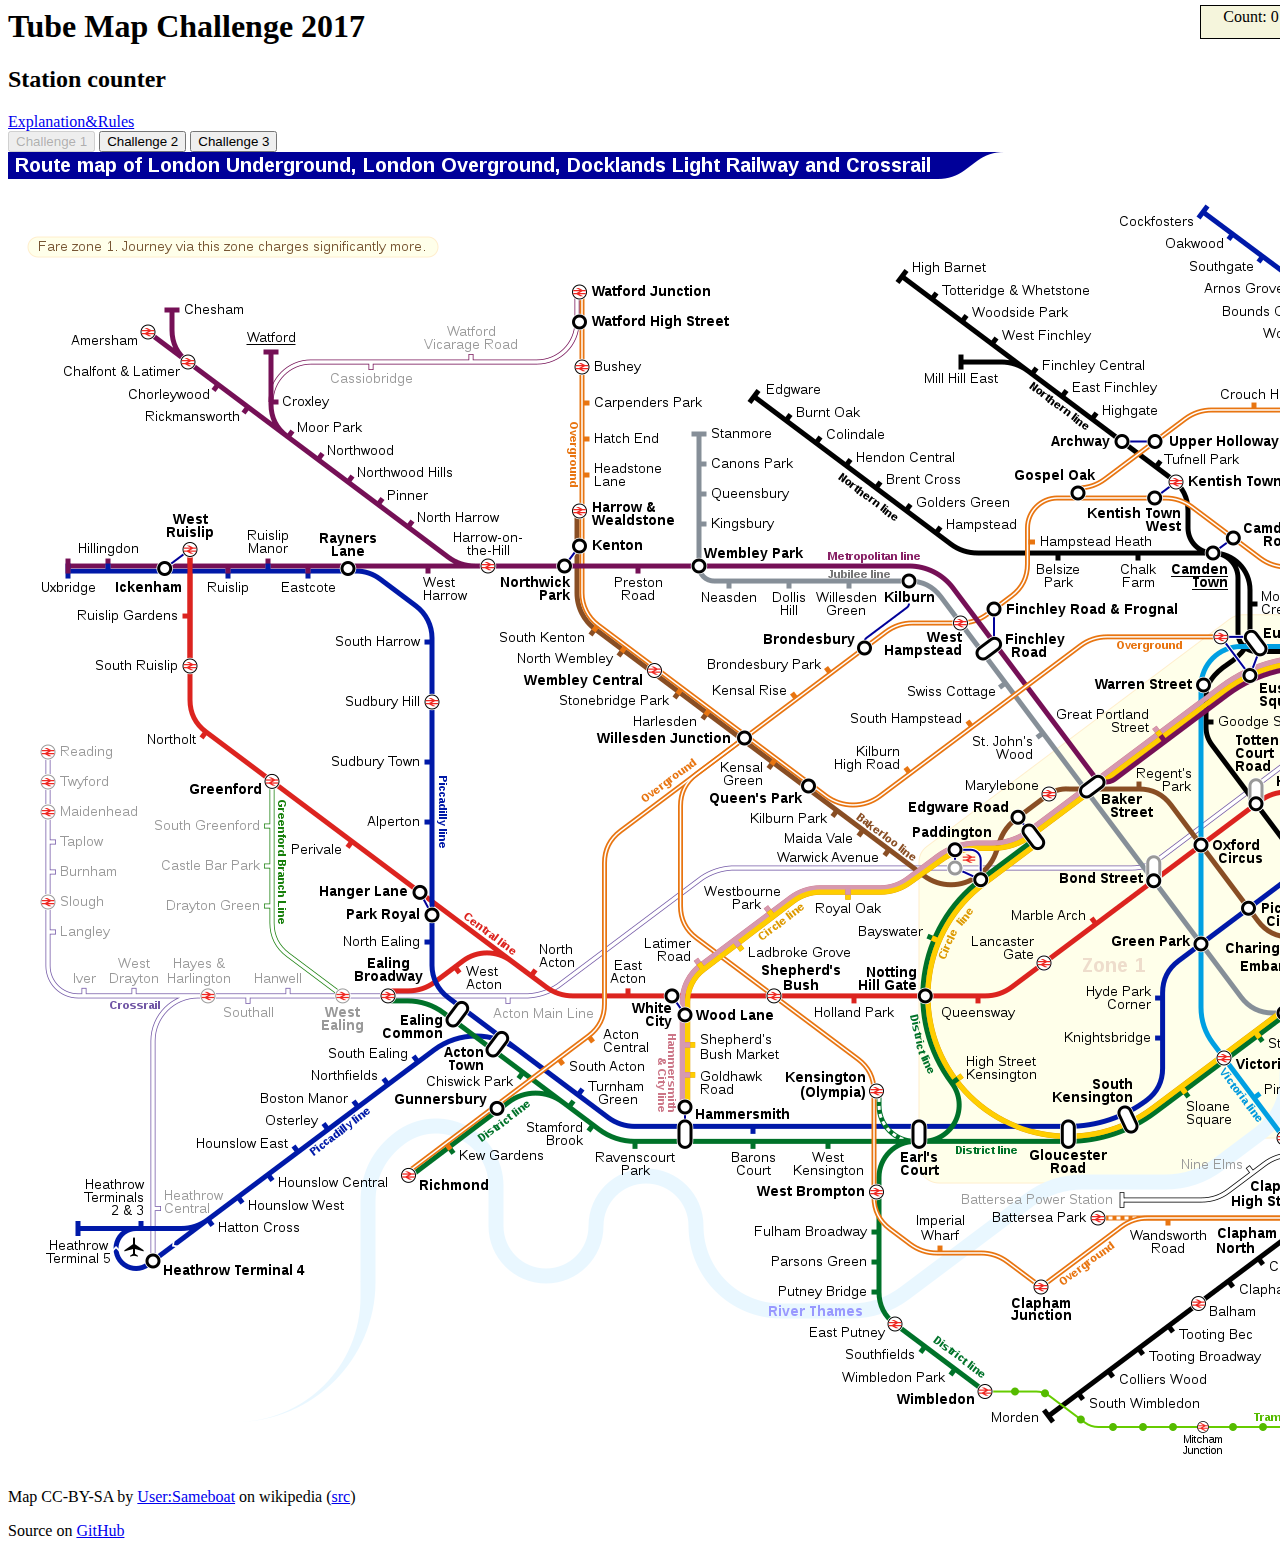
<file: index.html>
<html>
<head>
    <link rel="stylesheet" type="text/css" href="style.css">
    <title>Station counter</title>
</head>
<body>
<h1>Tube Map Challenge 2017</h1>
<h2>Station counter</h2>
<a href="https://www.youtube.com/watch?v=qJc9IDT-kqQ">Explanation&Rules</a><br/>
<button id="btn-challenge-1" onclick="onClickChallenge1()" disabled>Challenge 1</button>
<button id="btn-challenge-2" onclick="onClickChallenge2()">Challenge 2</button>
<button id="btn-challenge-3" onclick="onClickChallenge3()">Challenge 3</button>
<div id="map" class="mapSelect">
    <img id="dot" class="dot" src="img/reddot.png">
    <img id="mapImg" src="img/map.png"/>
    <p>Map CC-BY-SA by <a href="https://commons.wikimedia.org/wiki/User:Sameboat">User:Sameboat</a> on wikipedia (<a href="https://commons.wikimedia.org/wiki/File:London_Underground_Overground_DLR_Crossrail_map.svg">src</a>) </p>
    <p>Source on <a href="https://github.com/jasontrublu/station-counter">GitHub</a> </p>
</div>
<div id="counter">Count: <span id="counterField">0</span></div>
<script src="onClick.js"></script>
<script>
    if (localStorage.dots) {
        localStorage.setItem("dots_challenge1", localStorage.getItem("dots"));
        localStorage.removeItem("dots");
    }
    init("dots_challenge1");
</script>
</body>
</html>
</file>
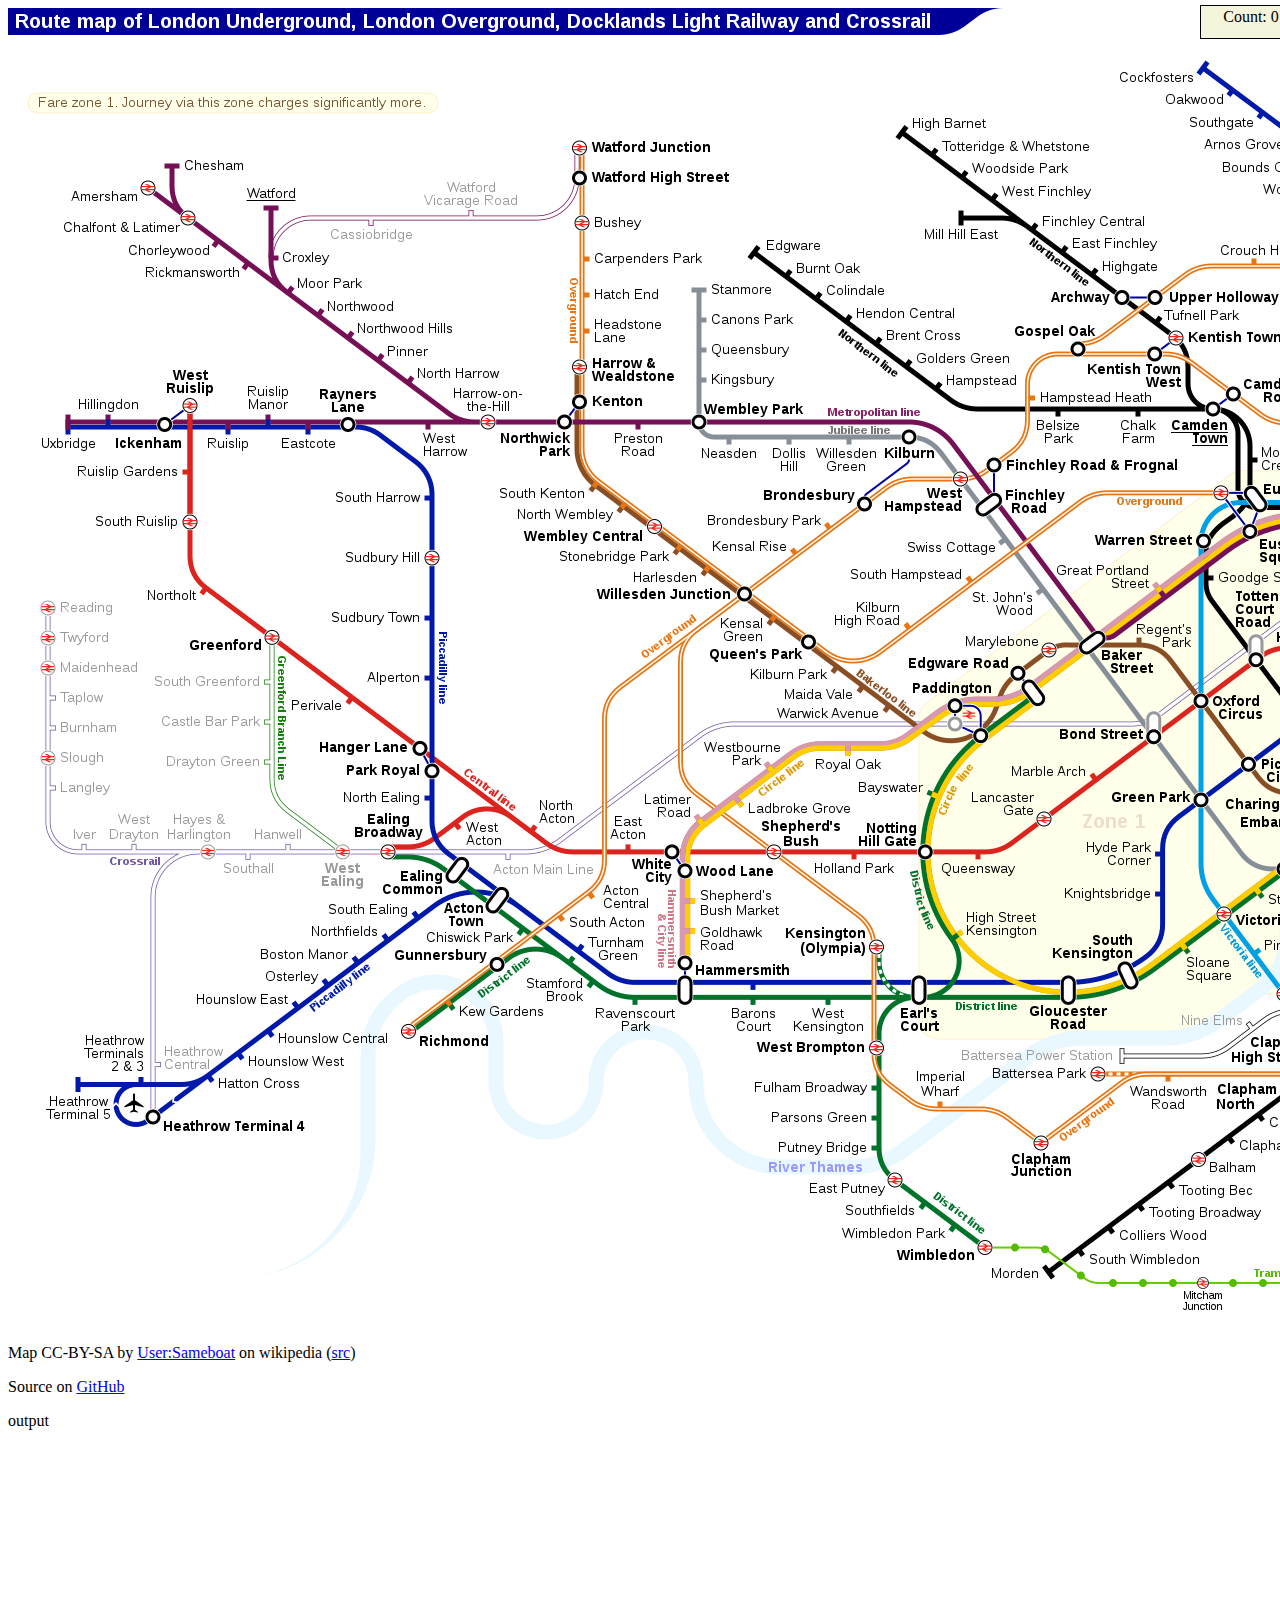
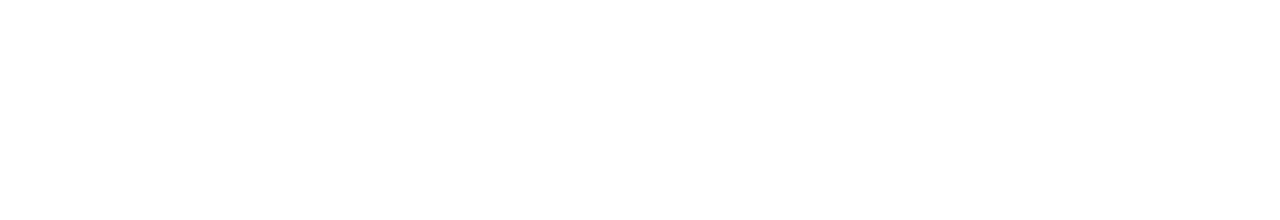
<file: markPoints.html>
<html>
<head>
    <link rel="stylesheet" type="text/css" href="style.css">
    <title>Station counter :: mark points</title>
</head>
<body>
<div id="map" style="width: 1000px;">
    <img id="dot" class="dot" src="img/reddot_100.png">
    <img id="mapImg" src="img/map.png"/>
    <p>Map CC-BY-SA by <a href="https://commons.wikimedia.org/wiki/User:Sameboat">User:Sameboat</a> on wikipedia (<a href="https://commons.wikimedia.org/wiki/File:London_Underground_Overground_DLR_Crossrail_map.svg">src</a>) </p>
    <p>Source on <a href="https://github.com/jasontrublu/station-counter">GitHub</a> </p>
</div>

<div id="output" >
    output
</div>

<div id="counter">Count: <span id="counterField">0</span></div>

<textarea id="input">
 input
</textarea>

<script src="onClick.js"></script>
<script>
    init("markPoints");
</script>

</body>
</html>
</file>
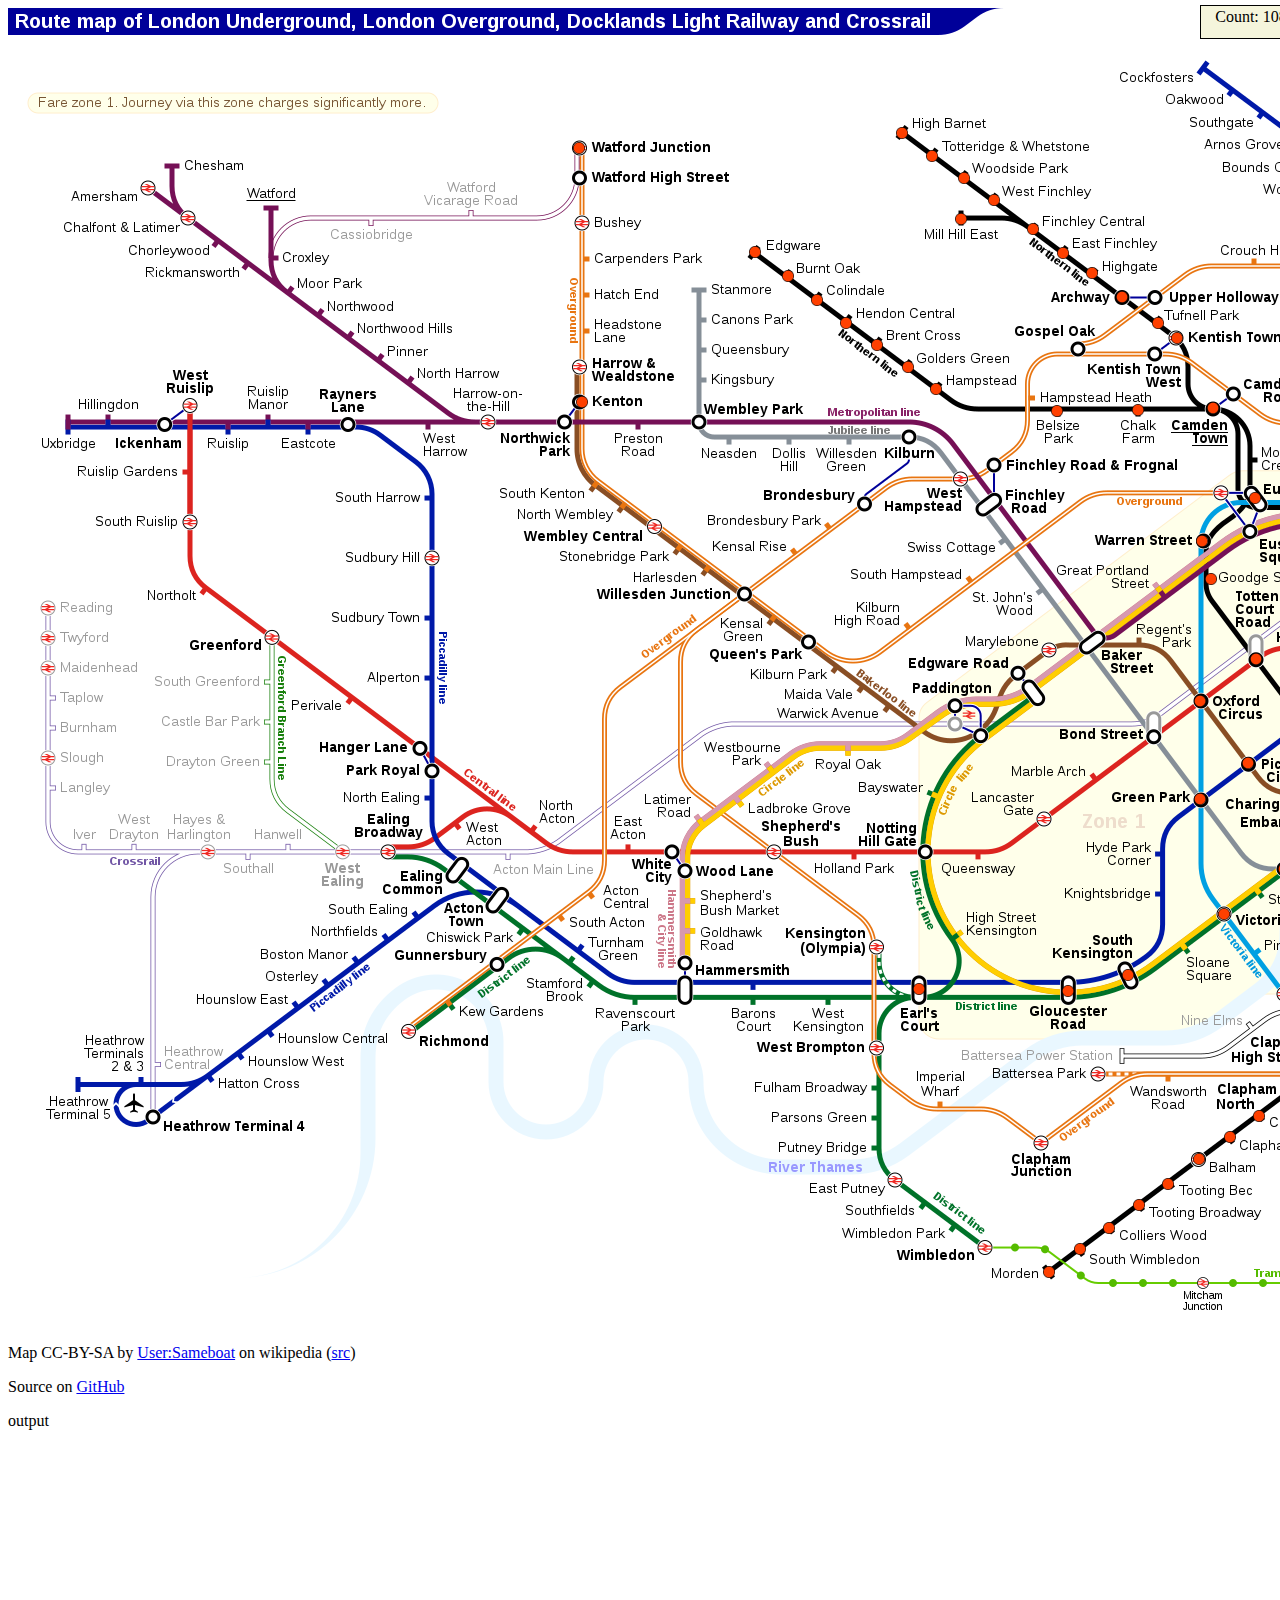
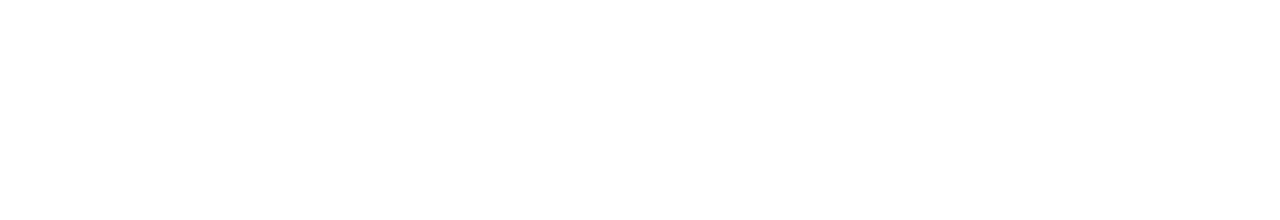
<file: showStations.html>
<html>
<head>
    <link rel="stylesheet" type="text/css" href="style.css">
    <title>Station counter :: show Stations</title>
</head>
<body>
<div id="map" class="mapShow">
    <img id="dot" class="dot" src="img/reddot_100.png">
    <img id="mapImg" src="img/map.png"/>
    <p>Map CC-BY-SA by <a href="https://commons.wikimedia.org/wiki/User:Sameboat">User:Sameboat</a> on wikipedia (<a href="https://commons.wikimedia.org/wiki/File:London_Underground_Overground_DLR_Crossrail_map.svg">src</a>) </p>
    <p>Source on <a href="https://github.com/jasontrublu/station-counter">GitHub</a> </p>
</div>

<div id="output" >
    output
</div>

<div id="counter">Count: <span id="counterField">0</span></div>

<textarea id="input">
 input
</textarea>

<script src="stations.js"></script>
<script src="onClick.js"></script>
<script src="showStations.js"></script>
<script>
</script>

</body>
</html>
</file>
<file: style.css>
#map {
    position: relative;
    cursor: url(reddot_12.png) 6 6, crosshair;
}

.dot {
    position: absolute;
    left: 50px;
    top: 50px;
    width: 12px;
    height: 12px;
    visibility: hidden;
}

#output, #input {
    width: 1000px;
    height: 200px
}

#input {
    visibility: hidden;
}

#mapImg {
    width: 2500px;
}

#counter {
    background-color: beige;
    float: right;
    position: fixed;
    top: 5px;
    left: 1200px;
    border: 1px solid black;
    width: 100px;
    height: 30px;
    text-align: center;
    padding-top: 2px;
}
</file>
